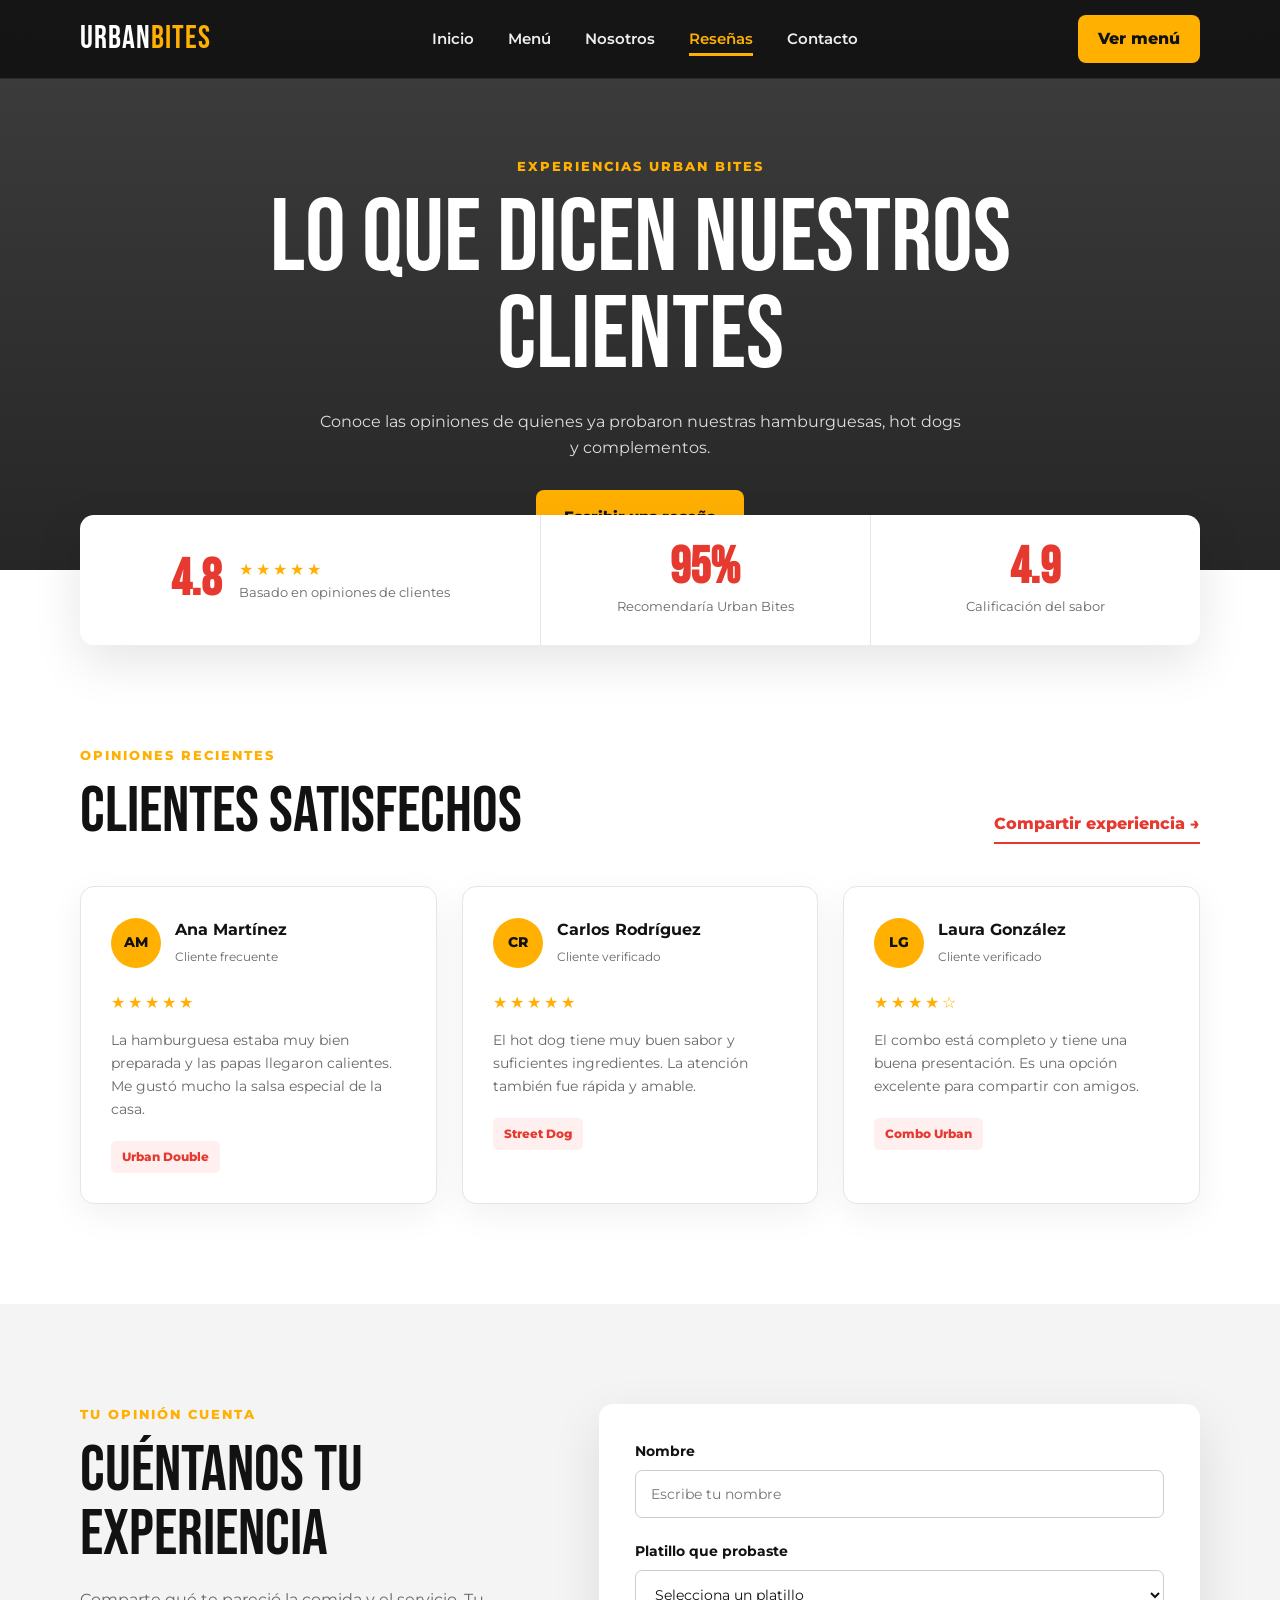
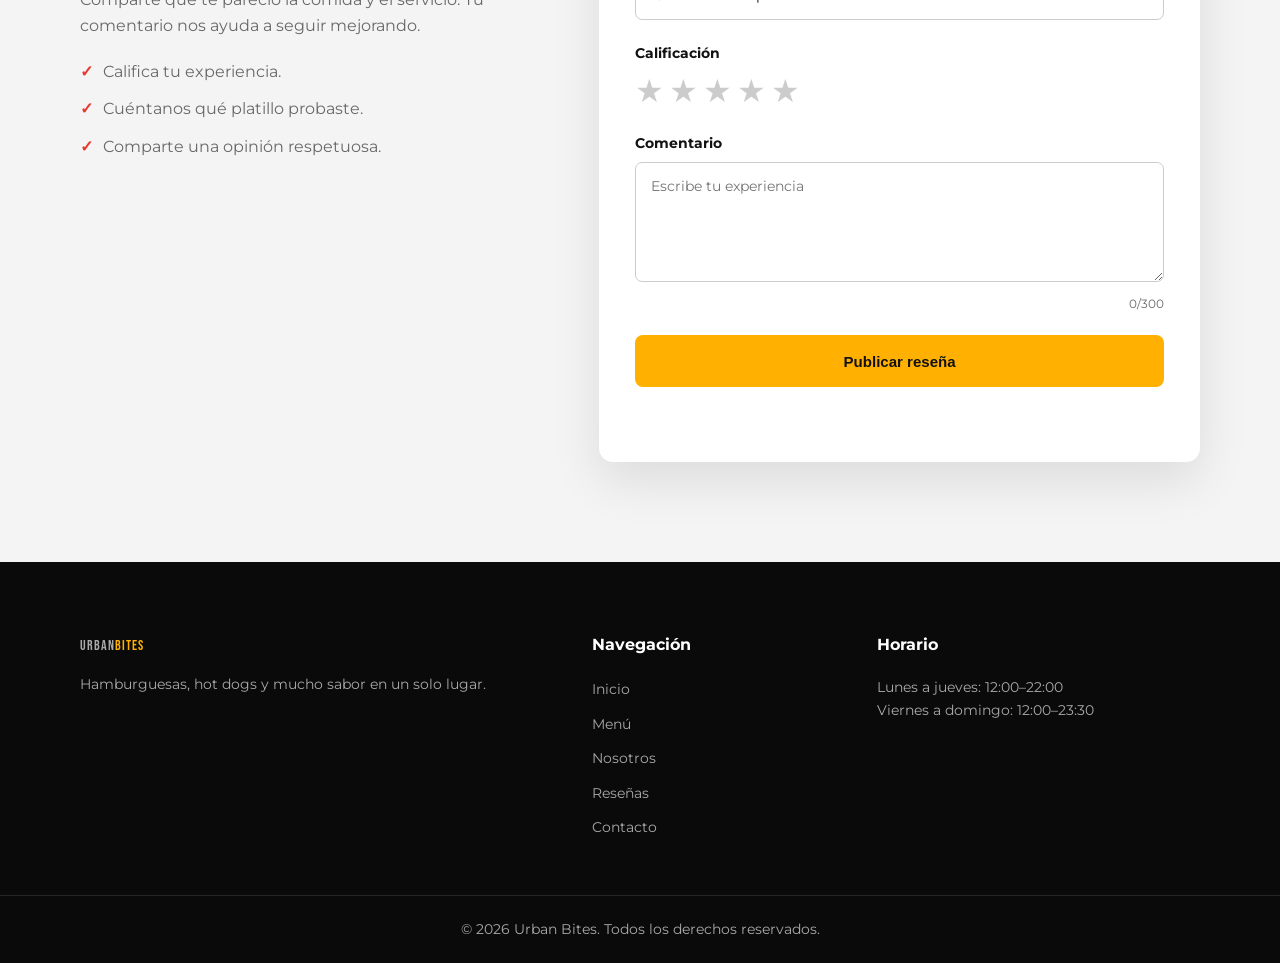
<file: resenas.html>
<!DOCTYPE html>
<html lang="es">
<head>
    <meta charset="UTF-8">
    <meta name="viewport" content="width=device-width, initial-scale=1.0">

    <meta
        name="description"
        content="Opiniones y experiencias de clientes de Urban Bites."
    >

    <title>Reseñas | Urban Bites</title>

    <link rel="preconnect" href="https://fonts.googleapis.com">
    <link rel="preconnect" href="https://fonts.gstatic.com" crossorigin>

    <link
        href="https://fonts.googleapis.com/css2?family=Bebas+Neue&family=Montserrat:wght@400;500;600;700;800&display=swap"
        rel="stylesheet"
    >

    <link rel="stylesheet" href="css/styles.css">
    <link rel="stylesheet" href="css/resenas.css">
</head>

<body>

    <header class="header">
        <nav class="navbar container" aria-label="Navegación principal">

            <a href="index.html" class="logo">
                URBAN<span>BITES</span>
            </a>

            <button
                class="menu-button"
                id="menuButton"
                type="button"
                aria-label="Abrir menú"
                aria-expanded="false"
                aria-controls="navLinks"
            >
                <span></span>
                <span></span>
                <span></span>
            </button>

            <ul class="nav-links" id="navLinks">
                <li><a href="index.html">Inicio</a></li>
                <li><a href="menu.html">Menú</a></li>
                <li><a href="nosotros.html">Nosotros</a></li>
                <li><a href="resenas.html" class="active">Reseñas</a></li>
                <li><a href="contacto.html">Contacto</a></li>
            </ul>

            <a href="menu.html" class="nav-order-button">Ver menú</a>
        </nav>
    </header>

    <main>

        <section class="reviews-hero">
            <div class="container reviews-hero-content">
                <p class="section-label">Experiencias Urban Bites</p>
                <h1>Lo que dicen nuestros clientes</h1>

                <p>
                    Conoce las opiniones de quienes ya probaron nuestras
                    hamburguesas, hot dogs y complementos.
                </p>

                <a href="#newReview" class="button button-primary">
                    Escribir una reseña
                </a>
            </div>
        </section>

        <section class="reviews-summary">
            <div class="container summary-grid">

                <div class="score">
                    <strong>4.8</strong>
                    <div>
                        <p class="summary-stars">★★★★★</p>
                        <span>Basado en opiniones de clientes</span>
                    </div>
                </div>

                <div class="summary-item">
                    <strong>95%</strong>
                    <span>Recomendaría Urban Bites</span>
                </div>

                <div class="summary-item">
                    <strong>4.9</strong>
                    <span>Calificación del sabor</span>
                </div>

            </div>
        </section>

        <section class="reviews-section section">
            <div class="container">

                <div class="reviews-heading">
                    <div>
                        <p class="section-label">Opiniones recientes</p>
                        <h2>Clientes satisfechos</h2>
                    </div>

                    <a href="#newReview" class="text-link">
                        Compartir experiencia →
                    </a>
                </div>

                <div class="reviews-grid" id="reviewsGrid">

                    <article class="review-card">
                        <div class="review-top">
                            <div class="customer-avatar">AM</div>

                            <div>
                                <h3>Ana Martínez</h3>
                                <span>Cliente frecuente</span>
                            </div>
                        </div>

                        <p class="review-stars" aria-label="5 de 5 estrellas">
                            ★★★★★
                        </p>

                        <p class="review-text">
                            La hamburguesa estaba muy bien preparada y las
                            papas llegaron calientes. Me gustó mucho la salsa
                            especial de la casa.
                        </p>

                        <p class="review-product">Urban Double</p>
                    </article>

                    <article class="review-card">
                        <div class="review-top">
                            <div class="customer-avatar">CR</div>

                            <div>
                                <h3>Carlos Rodríguez</h3>
                                <span>Cliente verificado</span>
                            </div>
                        </div>

                        <p class="review-stars" aria-label="5 de 5 estrellas">
                            ★★★★★
                        </p>

                        <p class="review-text">
                            El hot dog tiene muy buen sabor y suficientes
                            ingredientes. La atención también fue rápida y
                            amable.
                        </p>

                        <p class="review-product">Street Dog</p>
                    </article>

                    <article class="review-card">
                        <div class="review-top">
                            <div class="customer-avatar">LG</div>

                            <div>
                                <h3>Laura González</h3>
                                <span>Cliente verificado</span>
                            </div>
                        </div>

                        <p class="review-stars" aria-label="4 de 5 estrellas">
                            ★★★★☆
                        </p>

                        <p class="review-text">
                            El combo está completo y tiene una buena
                            presentación. Es una opción excelente para compartir
                            con amigos.
                        </p>

                        <p class="review-product">Combo Urban</p>
                    </article>

                </div>
            </div>
        </section>

        <section class="new-review-section section" id="newReview">
            <div class="container review-form-container">

                <div class="review-form-information">
                    <p class="section-label">Tu opinión cuenta</p>
                    <h2>Cuéntanos tu experiencia</h2>

                    <p>
                        Comparte qué te pareció la comida y el servicio.
                        Tu comentario nos ayuda a seguir mejorando.
                    </p>

                    <ul>
                        <li>Califica tu experiencia.</li>
                        <li>Cuéntanos qué platillo probaste.</li>
                        <li>Comparte una opinión respetuosa.</li>
                    </ul>
                </div>

                <form class="review-form" id="reviewForm">

                    <div class="form-group">
                        <label for="customerName">Nombre</label>

                        <input
                            type="text"
                            id="customerName"
                            name="customerName"
                            maxlength="50"
                            placeholder="Escribe tu nombre"
                            required
                        >
                    </div>

                    <div class="form-group">
                        <label for="productName">Platillo que probaste</label>

                        <select id="productName" name="productName" required>
                            <option value="">Selecciona un platillo</option>
                            <option value="Urban Double">Urban Double</option>
                            <option value="Street Dog">Street Dog</option>
                            <option value="Urban Fries">Urban Fries</option>
                            <option value="Combo Urban">Combo Urban</option>
                            <option value="Otro platillo">Otro platillo</option>
                        </select>
                    </div>

                    <fieldset class="form-group rating-field">
                        <legend>Calificación</legend>

                        <div class="rating-buttons" id="ratingButtons">
                            <button type="button" data-rating="1" aria-label="1 estrella">★</button>
                            <button type="button" data-rating="2" aria-label="2 estrellas">★</button>
                            <button type="button" data-rating="3" aria-label="3 estrellas">★</button>
                            <button type="button" data-rating="4" aria-label="4 estrellas">★</button>
                            <button type="button" data-rating="5" aria-label="5 estrellas">★</button>
                        </div>

                        <input type="hidden" id="rating" name="rating" value="0">
                    </fieldset>

                    <div class="form-group">
                        <label for="reviewMessage">Comentario</label>

                        <textarea
                            id="reviewMessage"
                            name="reviewMessage"
                            rows="5"
                            minlength="10"
                            maxlength="300"
                            placeholder="Escribe tu experiencia"
                            required
                        ></textarea>

                        <span class="character-count">
                            <span id="characterCount">0</span>/300
                        </span>
                    </div>

                    <button type="submit" class="button button-primary submit-button">
                        Publicar reseña
                    </button>

                    <p class="form-message" id="formMessage" aria-live="polite"></p>
                </form>

            </div>
        </section>

    </main>

    <footer class="footer">
        <div class="container footer-grid">

            <div>
                <a href="index.html" class="logo footer-logo">
                    URBAN<span>BITES</span>
                </a>

                <p>
                    Hamburguesas, hot dogs y mucho sabor en un solo lugar.
                </p>
            </div>

            <div>
                <h3>Navegación</h3>

                <ul>
                    <li><a href="index.html">Inicio</a></li>
                    <li><a href="menu.html">Menú</a></li>
                    <li><a href="nosotros.html">Nosotros</a></li>
                    <li><a href="resenas.html">Reseñas</a></li>
                    <li><a href="contacto.html">Contacto</a></li>
                </ul>
            </div>

            <div>
                <h3>Horario</h3>

                <p>Lunes a jueves: 12:00–22:00</p>
                <p>Viernes a domingo: 12:00–23:30</p>
            </div>

        </div>

        <div class="footer-bottom">
            <p>
                © <span id="currentYear"></span> Urban Bites.
                Todos los derechos reservados.
            </p>
        </div>
    </footer>

    <script src="js/main.js"></script>
    <script src="js/resenas.js"></script>
</body>
</html>
</file>
<file: css/styles.css>
:root {
    --primary: #ffb000;
    --primary-dark: #d99400;
    --red: #e6392f;
    --dark: #121212;
    --dark-soft: #1d1d1d;
    --gray: #686868;
    --gray-light: #f4f4f4;
    --white: #ffffff;
    --border: #e5e5e5;
    --shadow: 0 18px 50px rgba(0, 0, 0, 0.1);
}

* {
    margin: 0;
    padding: 0;
    box-sizing: border-box;
}

html {
    scroll-behavior: smooth;
}

body {
    font-family: "Montserrat", sans-serif;
    color: var(--dark);
    background-color: var(--white);
    line-height: 1.6;
}

body.menu-open {
    overflow: hidden;
}

img {
    display: block;
    width: 100%;
}

a {
    color: inherit;
    text-decoration: none;
}

ul {
    list-style: none;
}

button,
a {
    -webkit-tap-highlight-color: transparent;
}

.container {
    width: min(1120px, calc(100% - 40px));
    margin-inline: auto;
}

.section {
    padding: 100px 0;
}

/* HEADER */

.header {
    position: fixed;
    top: 0;
    left: 0;
    z-index: 1000;
    width: 100%;
    background: rgba(18, 18, 18, 0.92);
    backdrop-filter: blur(12px);
    border-bottom: 1px solid rgba(255, 255, 255, 0.1);
}

.navbar {
    min-height: 78px;
    display: flex;
    align-items: center;
    justify-content: space-between;
    gap: 30px;
}

.logo {
    color: var(--white);
    font-family: "Bebas Neue", sans-serif;
    font-size: 2rem;
    letter-spacing: 1px;
}

.logo span {
    color: var(--primary);
}

.nav-links {
    display: flex;
    align-items: center;
    gap: 34px;
}

.nav-links a {
    position: relative;
    color: #eeeeee;
    font-size: 0.92rem;
    font-weight: 600;
    transition: color 0.25s ease;
}

.nav-links a::after {
    content: "";
    position: absolute;
    left: 0;
    bottom: -8px;
    width: 0;
    height: 3px;
    background-color: var(--primary);
    transition: width 0.25s ease;
}

.nav-links a:hover,
.nav-links a.active {
    color: var(--primary);
}

.nav-links a:hover::after,
.nav-links a.active::after {
    width: 100%;
}

.nav-order-button {
    padding: 11px 20px;
    color: var(--dark);
    background-color: var(--primary);
    border-radius: 8px;
    font-weight: 800;
    transition:
        background-color 0.25s ease,
        transform 0.25s ease;
}

.nav-order-button:hover {
    background-color: var(--white);
    transform: translateY(-2px);
}

.menu-button {
    display: none;
    width: 44px;
    height: 44px;
    padding: 9px;
    background: transparent;
    border: 0;
    cursor: pointer;
}

.menu-button span {
    display: block;
    width: 100%;
    height: 3px;
    margin: 5px 0;
    background-color: var(--white);
    border-radius: 10px;
    transition:
        transform 0.25s ease,
        opacity 0.25s ease;
}

/* HERO */

.hero {
    position: relative;
    min-height: 760px;
    display: flex;
    align-items: center;
    padding-top: 78px;
    color: var(--white);
    background-image:
        url("https://images.unsplash.com/photo-1550547660-d9450f859349?auto=format&fit=crop&w=1800&q=90");
    background-position: center;
    background-size: cover;
}

.hero-overlay {
    position: absolute;
    inset: 0;
    background:
        linear-gradient(
            90deg,
            rgba(8, 8, 8, 0.95) 0%,
            rgba(8, 8, 8, 0.75) 48%,
            rgba(8, 8, 8, 0.25) 100%
        );
}

.hero-content {
    position: relative;
    z-index: 1;
}

.hero-label,
.section-label {
    margin-bottom: 14px;
    color: var(--primary);
    font-size: 0.82rem;
    font-weight: 800;
    letter-spacing: 2px;
    text-transform: uppercase;
}

.hero h1 {
    max-width: 780px;
    font-family: "Bebas Neue", sans-serif;
    font-size: clamp(4rem, 8vw, 7rem);
    font-weight: 400;
    line-height: 0.9;
    letter-spacing: 1px;
}

.hero h1 span {
    display: block;
    color: var(--primary);
}

.hero-description {
    max-width: 650px;
    margin-top: 26px;
    color: #e1e1e1;
    font-size: 1.05rem;
}

.hero-buttons {
    display: flex;
    flex-wrap: wrap;
    gap: 15px;
    margin-top: 34px;
}

.button {
    display: inline-flex;
    min-height: 52px;
    align-items: center;
    justify-content: center;
    padding: 13px 26px;
    border: 2px solid transparent;
    border-radius: 8px;
    font-size: 0.94rem;
    font-weight: 800;
    transition:
        transform 0.25s ease,
        background-color 0.25s ease,
        border-color 0.25s ease;
}

.button:hover {
    transform: translateY(-3px);
}

.button-primary {
    color: var(--dark);
    background-color: var(--primary);
}

.button-primary:hover {
    background-color: var(--white);
}

.button-secondary {
    color: var(--white);
    border-color: rgba(255, 255, 255, 0.7);
}

.button-secondary:hover {
    color: var(--dark);
    background-color: var(--white);
}

.hero-information {
    display: flex;
    flex-wrap: wrap;
    gap: 45px;
    margin-top: 60px;
}

.hero-information div {
    padding-left: 15px;
    border-left: 3px solid var(--primary);
}

.hero-information strong,
.hero-information span {
    display: block;
}

.hero-information strong {
    color: var(--white);
    font-size: 1.05rem;
}

.hero-information span {
    color: #c9c9c9;
    font-size: 0.8rem;
}

/* ENCABEZADOS */

.section-heading {
    display: flex;
    align-items: end;
    justify-content: space-between;
    gap: 30px;
    margin-bottom: 44px;
}

.section-heading h2,
.center-heading h2,
.promotion-content h2,
.final-call h2 {
    font-family: "Bebas Neue", sans-serif;
    font-size: clamp(2.7rem, 5vw, 4rem);
    font-weight: 400;
    line-height: 1;
    letter-spacing: 0.5px;
}

.text-link {
    padding-bottom: 5px;
    color: var(--red);
    border-bottom: 2px solid var(--red);
    font-weight: 800;
}

.center-heading {
    max-width: 660px;
    margin: 0 auto 50px;
    text-align: center;
}

.center-heading > p:last-child {
    margin-top: 18px;
    color: var(--gray);
}

/* PRODUCTOS */

.favorites {
    background-color: var(--white);
}

.products-grid {
    display: grid;
    grid-template-columns: repeat(3, 1fr);
    gap: 28px;
}

.product-card {
    overflow: hidden;
    background-color: var(--white);
    border: 1px solid var(--border);
    border-radius: 14px;
    box-shadow: 0 8px 30px rgba(0, 0, 0, 0.06);
    transition:
        transform 0.3s ease,
        box-shadow 0.3s ease;
}

.product-card:hover {
    transform: translateY(-8px);
    box-shadow: var(--shadow);
}

.product-image {
    position: relative;
    height: 260px;
    overflow: hidden;
    background-color: #dddddd;
}

.product-image img {
    height: 100%;
    object-fit: cover;
    transition: transform 0.5s ease;
}

.product-card:hover .product-image img {
    transform: scale(1.06);
}

.product-tag {
    position: absolute;
    top: 16px;
    left: 16px;
    padding: 7px 12px;
    color: var(--dark);
    background-color: var(--primary);
    border-radius: 6px;
    font-size: 0.72rem;
    font-weight: 800;
    text-transform: uppercase;
}

.product-content {
    padding: 26px;
}

.product-category {
    margin-bottom: 7px;
    color: var(--red);
    font-size: 0.75rem;
    font-weight: 800;
    letter-spacing: 1.5px;
    text-transform: uppercase;
}

.product-content h3 {
    margin-bottom: 10px;
    font-size: 1.35rem;
}

.product-content > p:not(.product-category) {
    min-height: 76px;
    color: var(--gray);
    font-size: 0.9rem;
}

.product-content a {
    display: inline-block;
    margin-top: 18px;
    font-size: 0.88rem;
    font-weight: 800;
}

.product-content a:hover {
    color: var(--red);
}

/* CARACTERÍSTICAS */

.features {
    background-color: var(--gray-light);
}

.features-grid {
    display: grid;
    grid-template-columns: repeat(4, 1fr);
    gap: 22px;
}

.feature-card {
    padding: 32px 24px;
    background-color: var(--white);
    border-radius: 12px;
    text-align: center;
    transition:
        transform 0.3s ease,
        box-shadow 0.3s ease;
}

.feature-card:hover {
    transform: translateY(-6px);
    box-shadow: var(--shadow);
}

.feature-icon {
    width: 58px;
    height: 58px;
    display: grid;
    place-items: center;
    margin: 0 auto 20px;
    color: var(--dark);
    background-color: var(--primary);
    border-radius: 50%;
    font-family: "Bebas Neue", sans-serif;
    font-size: 1.5rem;
}

.feature-card h3 {
    margin-bottom: 10px;
    font-size: 1.05rem;
}

.feature-card p {
    color: var(--gray);
    font-size: 0.86rem;
}

/* PROMOCIÓN */

.promotion {
    background-color: var(--dark);
}

.promotion-container {
    display: grid;
    grid-template-columns: 0.9fr 1.1fr;
    align-items: center;
    gap: 70px;
}

.promotion-content {
    color: var(--white);
}

.promotion-content h2 span {
    color: var(--primary);
}

.promotion-content > p:not(.section-label) {
    margin: 22px 0 30px;
    color: #c8c8c8;
}

.promotion-image {
    height: 470px;
    overflow: hidden;
    border-radius: 18px;
    box-shadow: 22px 22px 0 var(--primary);
}

.promotion-image img {
    height: 100%;
    object-fit: cover;
}

/* LLAMADA FINAL */

.final-call {
    padding: 70px 0;
    color: var(--white);
    background-color: var(--red);
}

.final-call .section-label {
    color: var(--white);
}

.final-call-content {
    display: flex;
    align-items: center;
    justify-content: space-between;
    gap: 35px;
}

.final-call-buttons {
    display: flex;
    flex-wrap: wrap;
    gap: 14px;
}

.button-light {
    color: var(--dark);
    background-color: var(--white);
}

.button-outline-light {
    color: var(--white);
    border-color: var(--white);
}

.button-outline-light:hover {
    color: var(--dark);
    background-color: var(--white);
}

/* FOOTER */

.footer {
    padding-top: 70px;
    color: #cfcfcf;
    background-color: #0a0a0a;
}

.footer-grid {
    display: grid;
    grid-template-columns: 1.4fr 0.7fr 1fr;
    gap: 60px;
    padding-bottom: 55px;
}

.footer-logo {
    display: inline-block;
    margin-bottom: 15px;
}

.footer h3 {
    margin-bottom: 18px;
    color: var(--white);
    font-size: 1rem;
}

.footer p,
.footer a {
    color: #a9a9a9;
    font-size: 0.88rem;
}

.footer li + li {
    margin-top: 9px;
}

.footer a:hover {
    color: var(--primary);
}

.footer-bottom {
    padding: 22px;
    border-top: 1px solid #252525;
    text-align: center;
}

/* ANIMACIÓN AL DESPLAZAR */

.product-card,
.feature-card,
.promotion-content,
.promotion-image {
    opacity: 0;
    transform: translateY(25px);
    transition:
        opacity 0.65s ease,
        transform 0.65s ease,
        box-shadow 0.3s ease;
}

.visible {
    opacity: 1;
    transform: translateY(0);
}

/* TABLET */

@media (max-width: 900px) {
    .nav-order-button {
        display: none;
    }

    .products-grid {
        grid-template-columns: repeat(2, 1fr);
    }

    .features-grid {
        grid-template-columns: repeat(2, 1fr);
    }

    .promotion-container {
        grid-template-columns: 1fr;
    }

    .promotion-image {
        height: 400px;
    }

    .footer-grid {
        grid-template-columns: 1fr 1fr;
    }
}

/* TELÉFONOS */

@media (max-width: 700px) {
    .container {
        width: min(100% - 28px, 1120px);
    }

    .section {
        padding: 75px 0;
    }

    .navbar {
        min-height: 70px;
    }

    .menu-button {
        display: block;
        z-index: 2;
    }

    .menu-button.active span:nth-child(1) {
        transform: translateY(8px) rotate(45deg);
    }

    .menu-button.active span:nth-child(2) {
        opacity: 0;
    }

    .menu-button.active span:nth-child(3) {
        transform: translateY(-8px) rotate(-45deg);
    }

    .nav-links {
        position: fixed;
        top: 0;
        right: -100%;
        width: min(78%, 330px);
        height: 100vh;
        padding: 110px 35px;
        flex-direction: column;
        align-items: flex-start;
        gap: 28px;
        background-color: var(--dark);
        box-shadow: -20px 0 50px rgba(0, 0, 0, 0.4);
        transition: right 0.3s ease;
    }

    .nav-links.open {
        right: 0;
    }

    .nav-links a {
        font-size: 1.1rem;
    }

    .hero {
        min-height: 720px;
        background-position: 62% center;
    }

    .hero-overlay {
        background: rgba(8, 8, 8, 0.78);
    }

    .hero h1 {
        font-size: clamp(3.8rem, 17vw, 5.5rem);
    }

    .hero-description {
        font-size: 0.95rem;
    }

    .hero-information {
        gap: 20px;
        margin-top: 45px;
    }

    .hero-information div {
        width: calc(50% - 10px);
    }

    .section-heading {
        align-items: flex-start;
        flex-direction: column;
    }

    .products-grid {
        grid-template-columns: 1fr;
    }

    .product-content > p:not(.product-category) {
        min-height: auto;
    }

    .features-grid {
        grid-template-columns: 1fr;
    }

    .promotion-container {
        gap: 45px;
    }

    .promotion-image {
        height: 310px;
        box-shadow: 12px 12px 0 var(--primary);
    }

    .final-call-content {
        align-items: flex-start;
        flex-direction: column;
    }

    .footer-grid {
        grid-template-columns: 1fr;
        gap: 35px;
    }
}

@media (max-width: 420px) {
    .hero-buttons,
    .final-call-buttons {
        flex-direction: column;
    }

    .hero-buttons .button,
    .final-call-buttons .button {
        width: 100%;
    }
}
</file>
<file: css/resenas.css>
.reviews-hero {
    min-height: 570px;
    display: flex;
    align-items: center;
    padding-top: 130px;
    color: var(--white);
    background:
        linear-gradient(rgba(8, 8, 8, 0.78), rgba(8, 8, 8, 0.88)),
        url("https://images.unsplash.com/photo-1550547660-d9450f859349?auto=format&fit=crop&w=1800&q=85")
        center / cover;
}

.reviews-hero-content {
    text-align: center;
}

.reviews-hero h1 {
    max-width: 800px;
    margin: auto;
    font-family: "Bebas Neue", sans-serif;
    font-size: clamp(3.8rem, 8vw, 6.5rem);
    font-weight: 400;
    line-height: 0.95;
}

.reviews-hero-content > p:not(.section-label) {
    max-width: 650px;
    margin: 24px auto 30px;
    color: #dddddd;
}

.reviews-summary {
    position: relative;
    z-index: 2;
    margin-top: -55px;
}

.summary-grid {
    display: grid;
    grid-template-columns: 1.4fr 1fr 1fr;
    background-color: var(--white);
    border-radius: 14px;
    box-shadow: var(--shadow);
}

.score,
.summary-item {
    min-height: 130px;
    display: flex;
    align-items: center;
    justify-content: center;
    gap: 18px;
    padding: 25px;
}

.score,
.summary-item:not(:last-child) {
    border-right: 1px solid var(--border);
}

.score > strong,
.summary-item strong {
    color: var(--red);
    font-family: "Bebas Neue", sans-serif;
    font-size: 3.2rem;
    line-height: 1;
}

.summary-stars,
.review-stars {
    color: var(--primary);
    letter-spacing: 3px;
}

.score span,
.summary-item span {
    display: block;
    color: var(--gray);
    font-size: 0.8rem;
}

.summary-item {
    flex-direction: column;
    gap: 4px;
    text-align: center;
}

.reviews-heading {
    display: flex;
    align-items: end;
    justify-content: space-between;
    gap: 30px;
    margin-bottom: 42px;
}

.reviews-heading h2,
.review-form-information h2 {
    font-family: "Bebas Neue", sans-serif;
    font-size: clamp(2.8rem, 5vw, 4rem);
    font-weight: 400;
    line-height: 1;
}

.reviews-grid {
    display: grid;
    grid-template-columns: repeat(3, 1fr);
    gap: 25px;
}

.review-card {
    padding: 30px;
    background-color: var(--white);
    border: 1px solid var(--border);
    border-radius: 14px;
    box-shadow: 0 10px 35px rgba(0, 0, 0, 0.06);
    transition: transform 0.3s ease, box-shadow 0.3s ease;
}

.review-card:hover {
    transform: translateY(-6px);
    box-shadow: var(--shadow);
}

.review-card.new-review {
    border-top: 4px solid var(--primary);
}

.review-top {
    display: flex;
    align-items: center;
    gap: 14px;
}

.customer-avatar {
    width: 50px;
    height: 50px;
    display: grid;
    flex-shrink: 0;
    place-items: center;
    color: var(--dark);
    background-color: var(--primary);
    border-radius: 50%;
    font-size: 0.85rem;
    font-weight: 800;
}

.review-top h3 {
    font-size: 1rem;
}

.review-top span {
    color: var(--gray);
    font-size: 0.75rem;
}

.review-stars {
    margin: 22px 0 13px;
}

.review-text {
    color: var(--gray);
    font-size: 0.9rem;
}

.review-product {
    display: inline-block;
    margin-top: 20px;
    padding: 7px 11px;
    color: var(--red);
    background-color: #fff0ef;
    border-radius: 5px;
    font-size: 0.72rem;
    font-weight: 800;
}

.new-review-section {
    background-color: var(--gray-light);
}

.review-form-container {
    display: grid;
    grid-template-columns: 0.85fr 1.15fr;
    gap: 75px;
}

.review-form-information > p:not(.section-label) {
    margin: 20px 0;
    color: var(--gray);
}

.review-form-information li {
    margin: 12px 0;
    color: var(--gray);
}

.review-form-information li::before {
    content: "✓";
    margin-right: 10px;
    color: var(--red);
    font-weight: 800;
}

.review-form {
    padding: 36px;
    background-color: var(--white);
    border-radius: 14px;
    box-shadow: var(--shadow);
}

.form-group {
    position: relative;
    margin-bottom: 22px;
}

.form-group label,
.rating-field legend {
    display: block;
    margin-bottom: 8px;
    font-size: 0.86rem;
    font-weight: 700;
}

.form-group input,
.form-group select,
.form-group textarea {
    width: 100%;
    padding: 14px 15px;
    color: var(--dark);
    background-color: var(--white);
    border: 1px solid #cccccc;
    border-radius: 7px;
    outline: none;
    font-family: inherit;
    font-size: 0.9rem;
    transition: border-color 0.2s ease, box-shadow 0.2s ease;
}

.form-group input:focus,
.form-group select:focus,
.form-group textarea:focus {
    border-color: var(--primary-dark);
    box-shadow: 0 0 0 3px rgba(255, 176, 0, 0.2);
}

.form-group textarea {
    resize: vertical;
}

.rating-field {
    padding: 0;
    border: 0;
}

.rating-buttons {
    display: flex;
    gap: 5px;
}

.rating-buttons button {
    padding: 0;
    color: #cccccc;
    background: transparent;
    border: 0;
    font-size: 2rem;
    cursor: pointer;
    transition: color 0.2s ease, transform 0.2s ease;
}

.rating-buttons button:hover {
    transform: scale(1.12);
}

.rating-buttons button.selected {
    color: var(--primary);
}

.character-count {
    display: block;
    margin-top: 5px;
    color: var(--gray);
    font-size: 0.72rem;
    text-align: right;
}

.submit-button {
    width: 100%;
    border: 0;
    cursor: pointer;
}

.form-message {
    min-height: 24px;
    margin-top: 15px;
    color: #18743a;
    font-size: 0.86rem;
    font-weight: 700;
    text-align: center;
}

@media (max-width: 900px) {
    .summary-grid {
        grid-template-columns: 1fr;
    }

    .score,
    .summary-item:not(:last-child) {
        border-right: 0;
        border-bottom: 1px solid var(--border);
    }

    .reviews-grid {
        grid-template-columns: repeat(2, 1fr);
    }

    .review-form-container {
        grid-template-columns: 1fr;
        gap: 45px;
    }
}

@media (max-width: 700px) {
    .reviews-hero {
        min-height: 520px;
    }

    .reviews-hero h1 {
        font-size: 4rem;
    }

    .reviews-summary {
        margin-top: -30px;
    }

    .reviews-heading {
        align-items: flex-start;
        flex-direction: column;
    }

    .reviews-grid {
        grid-template-columns: 1fr;
    }

    .review-form {
        padding: 25px 20px;
    }
}
</file>
